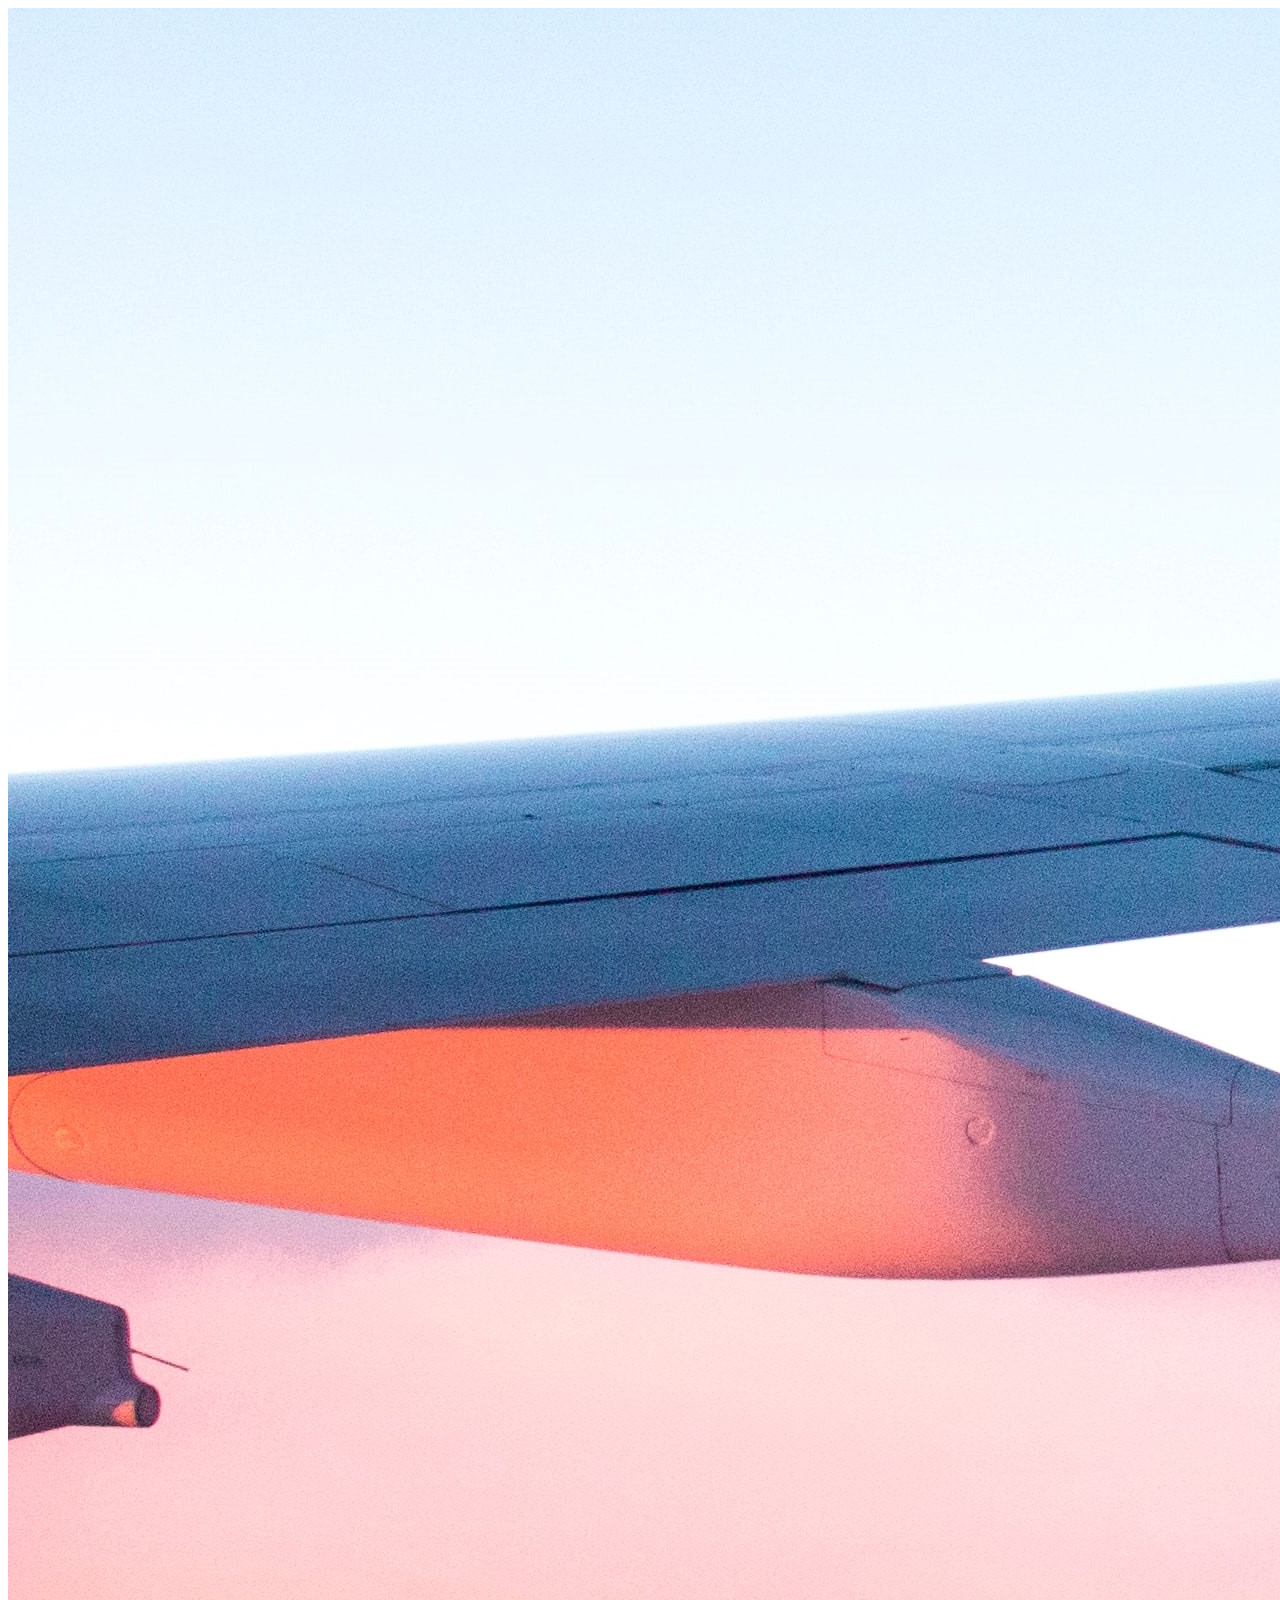
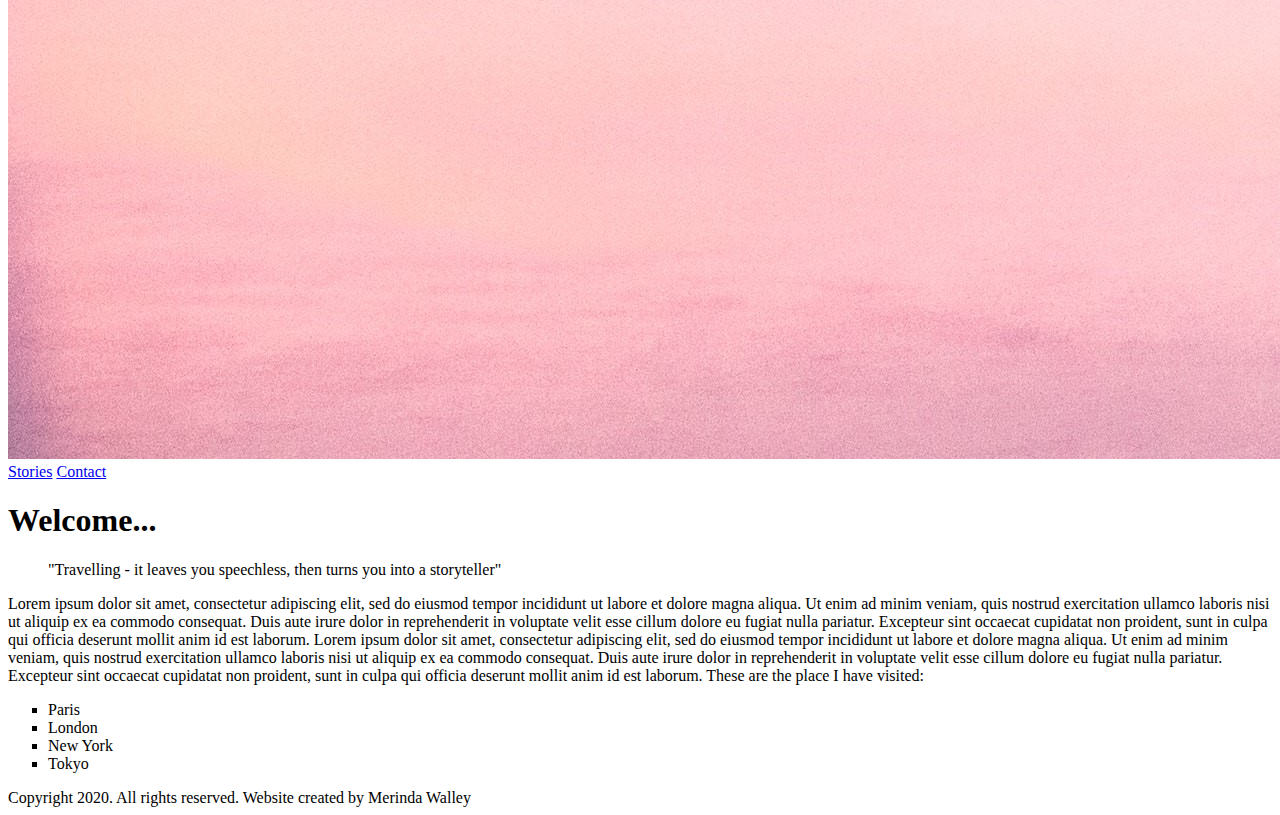
<file: index.html>
<!DOCTYPE html>
<html lang="en">
<head>
    <meta charset="UTF-8">
    <meta name="viewport" content="width=device-width, initial-scale=1.0">
    <link rel="stylesheet" href="./styles.css">
    <title>mytravelsite</title>
</head>

<body>
    <header>
        <img src="../images/planes.jpg" alt="Plane" />
        <br>
        <nav>
            <a href="stories.html">Stories</a>
            <a href="contact.html">Contact</a>
        </nav>

        <section>
            <h1>Welcome...</h1>
            <blockquote>
                "Travelling - it leaves you speechless, then turns you into a storyteller"
            </blockquote>
        </section>
    </header>

        <main>
            <p>
                Lorem ipsum dolor sit amet, consectetur adipiscing elit, sed do eiusmod tempor incididunt ut labore et dolore magna aliqua. Ut enim ad minim veniam, quis nostrud exercitation ullamco laboris nisi ut aliquip ex ea commodo consequat. Duis aute irure dolor in reprehenderit in voluptate velit esse cillum dolore eu fugiat nulla pariatur. Excepteur sint occaecat cupidatat non proident, sunt in culpa qui officia deserunt mollit anim id est laborum.
                Lorem ipsum dolor sit amet, consectetur adipiscing elit, sed do eiusmod tempor incididunt ut labore et dolore magna aliqua. Ut enim ad minim veniam, quis nostrud exercitation ullamco laboris nisi ut aliquip ex ea commodo consequat. Duis aute irure dolor in reprehenderit in voluptate velit esse cillum dolore eu fugiat nulla pariatur. Excepteur sint occaecat cupidatat non proident, sunt in culpa qui officia deserunt mollit anim id est laborum.
    
                These are the place I have visited:
                <ul type="square">
                    <li>Paris</li>
                    <li>London</li>
                    <li>New York</li>
                    <li>Tokyo</li>
                </ul>
            </p>
    </main>

    <footer>
        Copyright 2020. All rights reserved. Website created by Merinda Walley
    </footer>
</body>

</html>
</file>
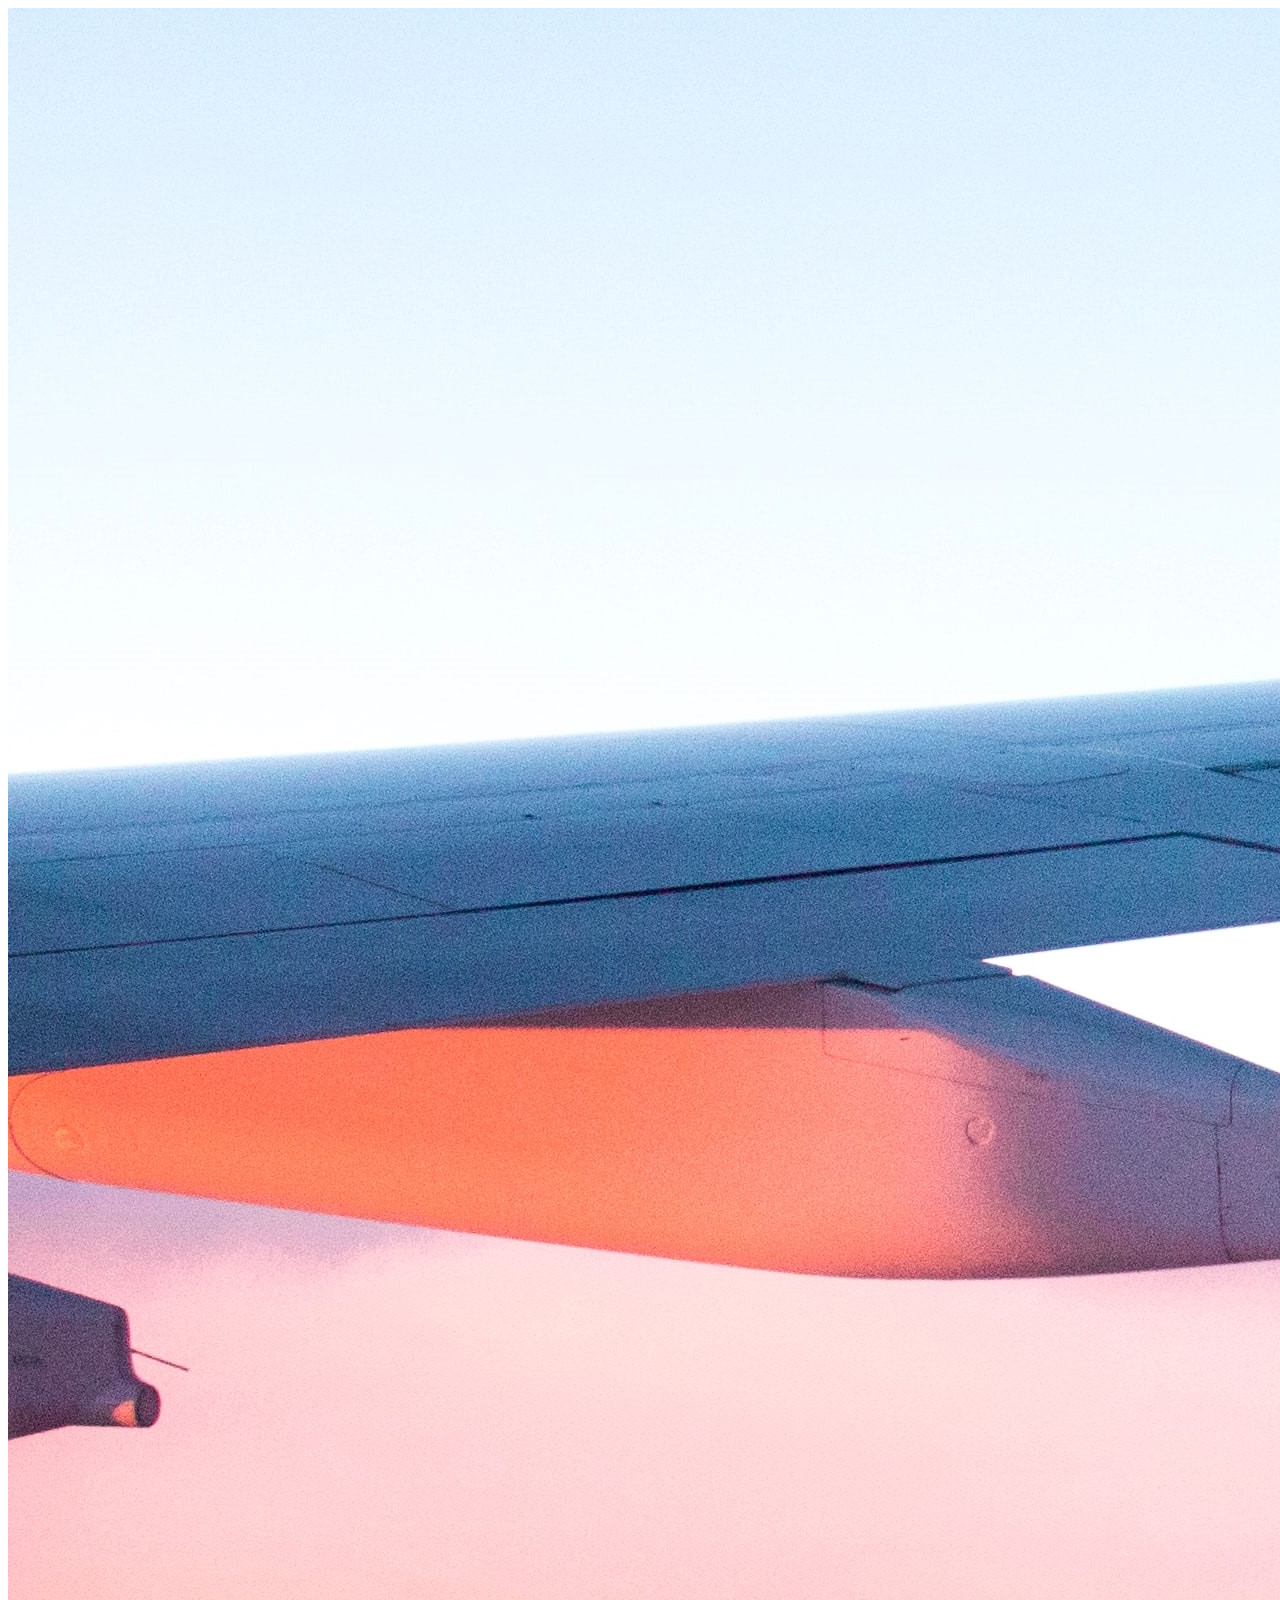
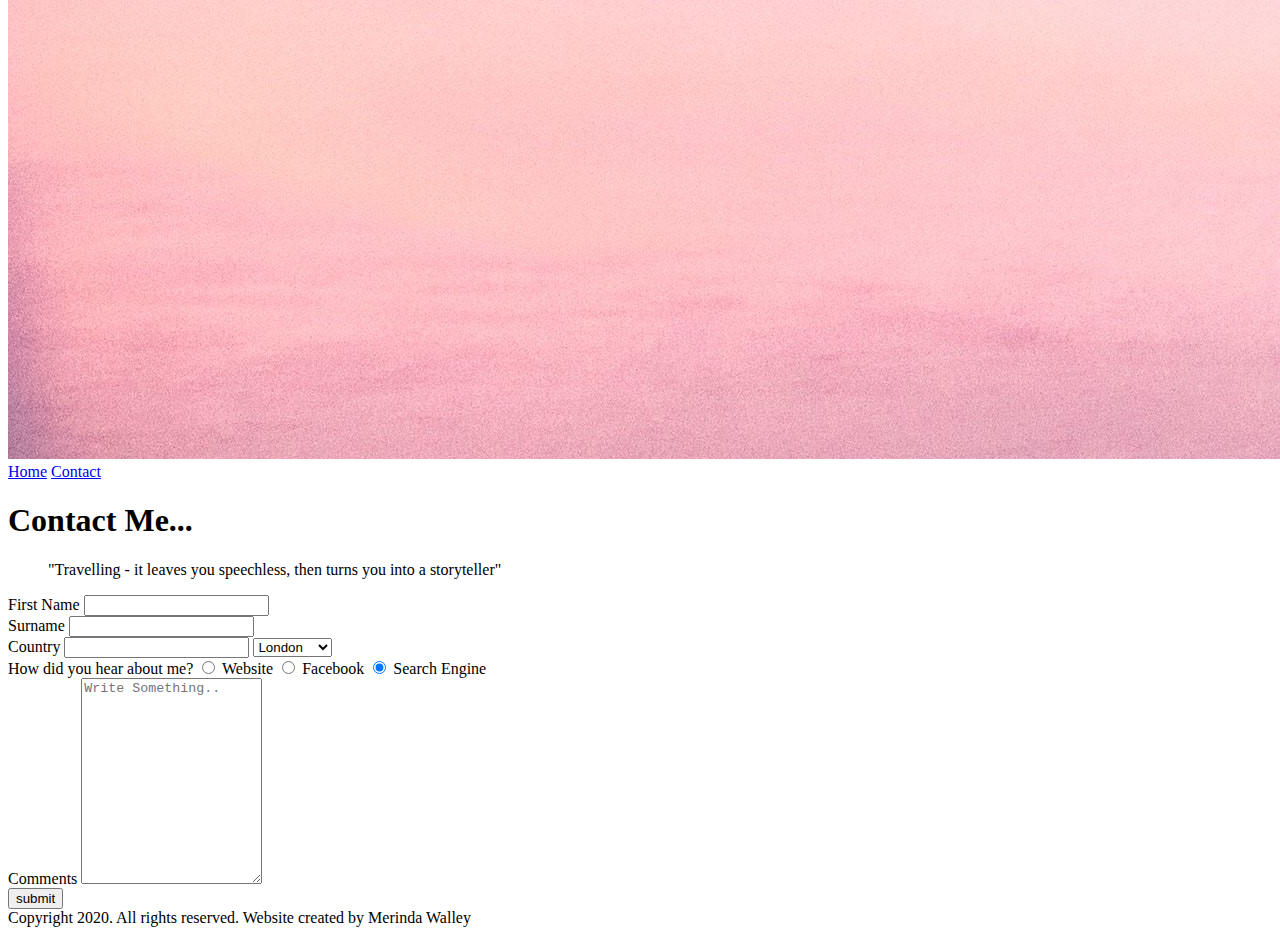
<file: contact.html>
<!DOCTYPE html>
<html lang="en">
<head>
    <meta charset="UTF-8">
    <meta name="viewport" content="width=device-width, initial-scale=1.0">
    <link rel="stylesheet" href="./styles.css">
    <title>Document</title>
</head>

<body>
    <header>
        <img src="../images/planes.jpg" alt="Plane" />
        <nav>
            <a href="index.html">Home</a>
            <a href="contact.html">Contact</a>
        </nav>
    
        <section>
            <h1>Contact Me...</h1>
            <blockquote>
                "Travelling - it leaves you speechless, then turns you into a storyteller"
            </blockquote>
        </section>
    </header>

    <main>
        <article>
            <form action="#">
                <label for="fname">First Name</label>
                <input type="text" name="fname" id="fname" />
                <br />

                <label for="sname">Surname</label>
                <input type="text" name="sname" id="sname" />
                <br />

                <label for="country">Country</label>
                <input type="password" name="fname" id="fname" />
                <select>
                    <option value="Paris">Paris</option>
                    <option value="New York">New York</option>
                    <option value="Tokyo">Tokyo</option>
                    <option value="London" selected>London</option>
                </select>
                <br>

                <label for="how">How did you hear about me?</label>
                <input type="radio" id="website" name="how" checked> Website
                <input type="radio" id="facebook" name="how" checked> Facebook
                <input type="radio" id="se" name="how" checked> Search Engine

                <br>
                <label for="comment">Comments</label>
                <textarea id="comment" name="comment" placeholder="Write Something.." style="height:200px"></textarea>
            </br>
            <input type="submit" value="submit" />
            </form>
        </article>
    </main>

    <footer>
        Copyright 2020. All rights reserved. Website created by Merinda Walley
    </footer>
</body>

</html>
</file>
<file: styles.css>
.homecontent {
  font-family: Verdana, Geneva, Tahoma, sans-serif;
  font-size: 1.5em;
  color: rgb(40, 36, 36);
  width: 70%;
  border: 2px solid black;
  margin: auto;
}

.stories > article {
  box-shadow: 0 4px 8px 0 rgba(0, 0, 0, 0.2);
  max-width: 300px;
  padding: 2px;
  margin-bottom: 20px;
  margin-right: 20px;
  font-family: arial;
}
.stories > article > p,
h3 {
  padding: 2px;
  margin: 5px;
  color: #803376;
}
.stories > article > img {
  width: 300px;
  opacity: 0.8;
}
.stories {
  /* border: 2px solid black; */
  width: 80%;
  margin: auto;
  display: flex;
  flex-wrap: wrap;
}
.stories > article {
  box-shadow: 0 4px 8px 0 rgba(0, 0, 0, 0.2);
  max-width: 300px;
  padding: 2px;
  margin-bottom: 20px;
  margin-right: 20px;
  font-family: arial;
}
.stories > article > p,
h3 {
  padding: 2px;
  margin: 5px;
  color: #803376;
}
.stories > article > img {
  width: 300px;
  opacity: 0.8;
}
</file>
